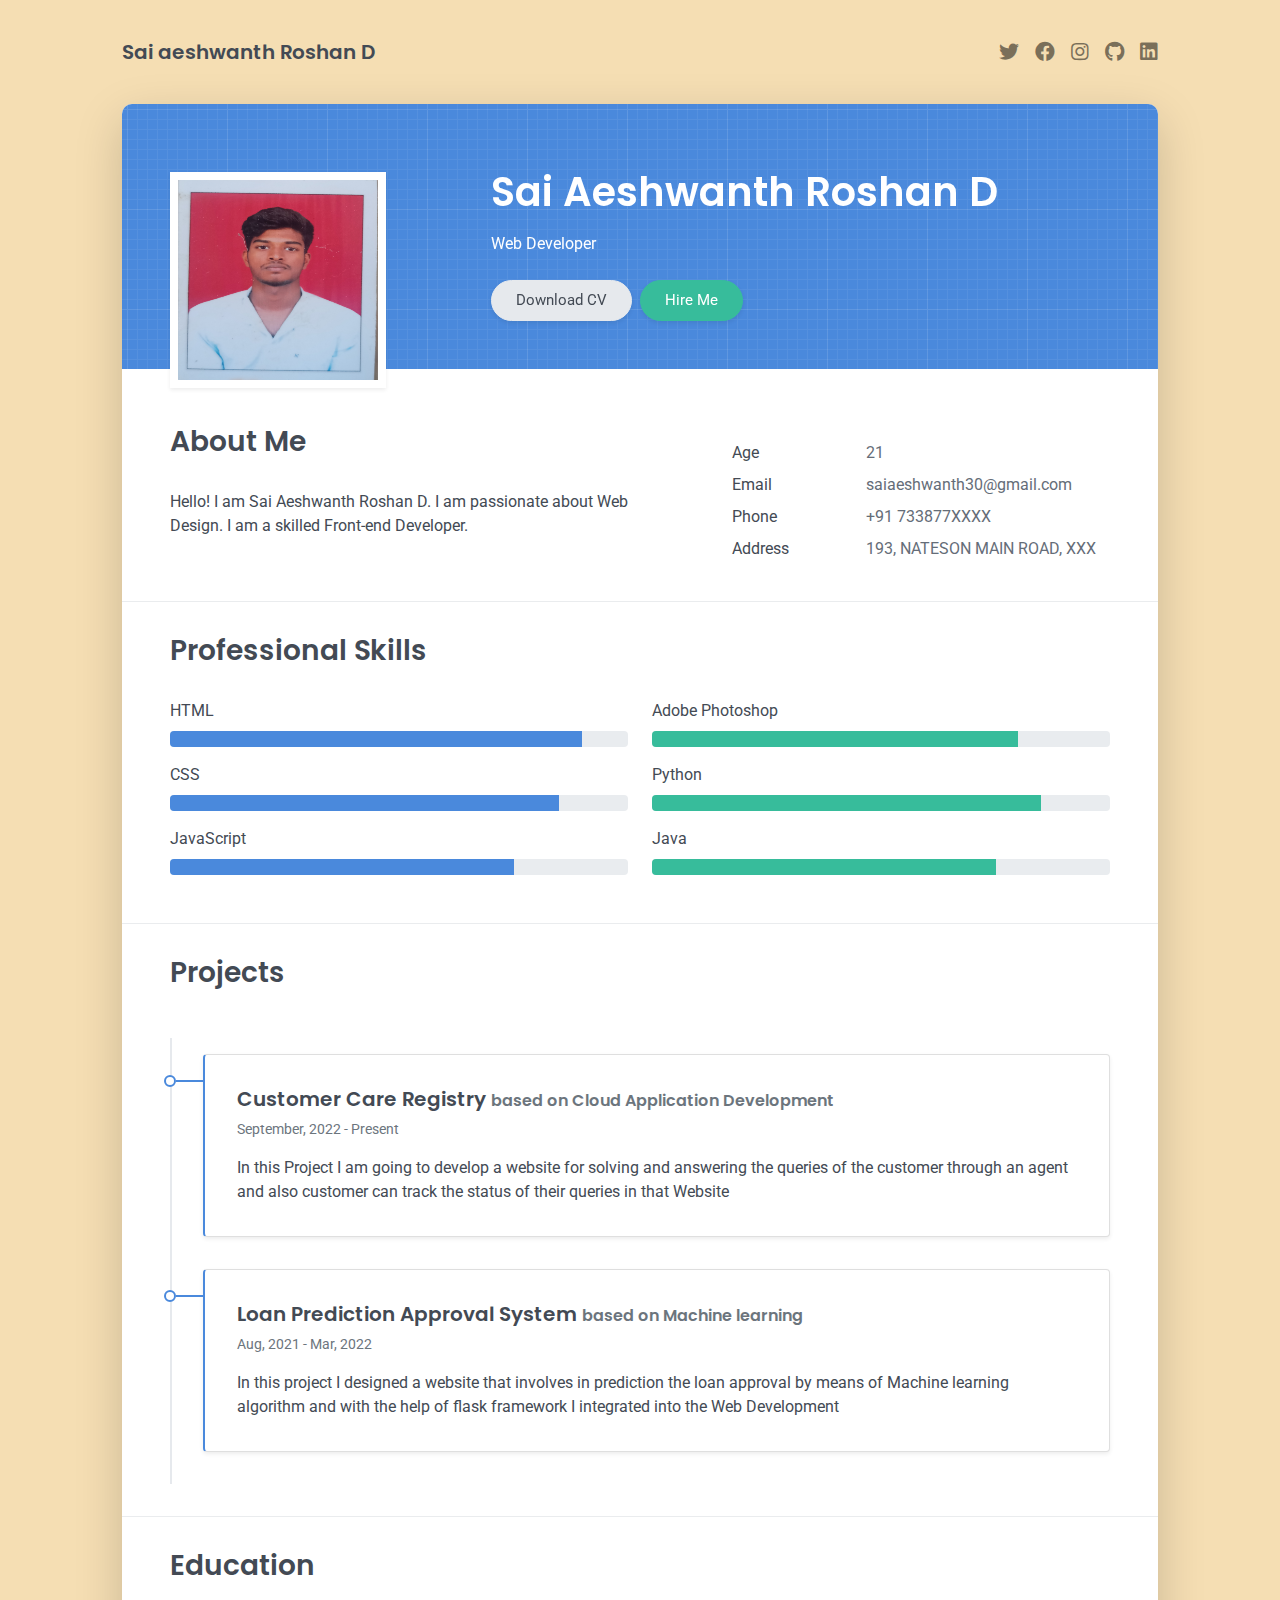
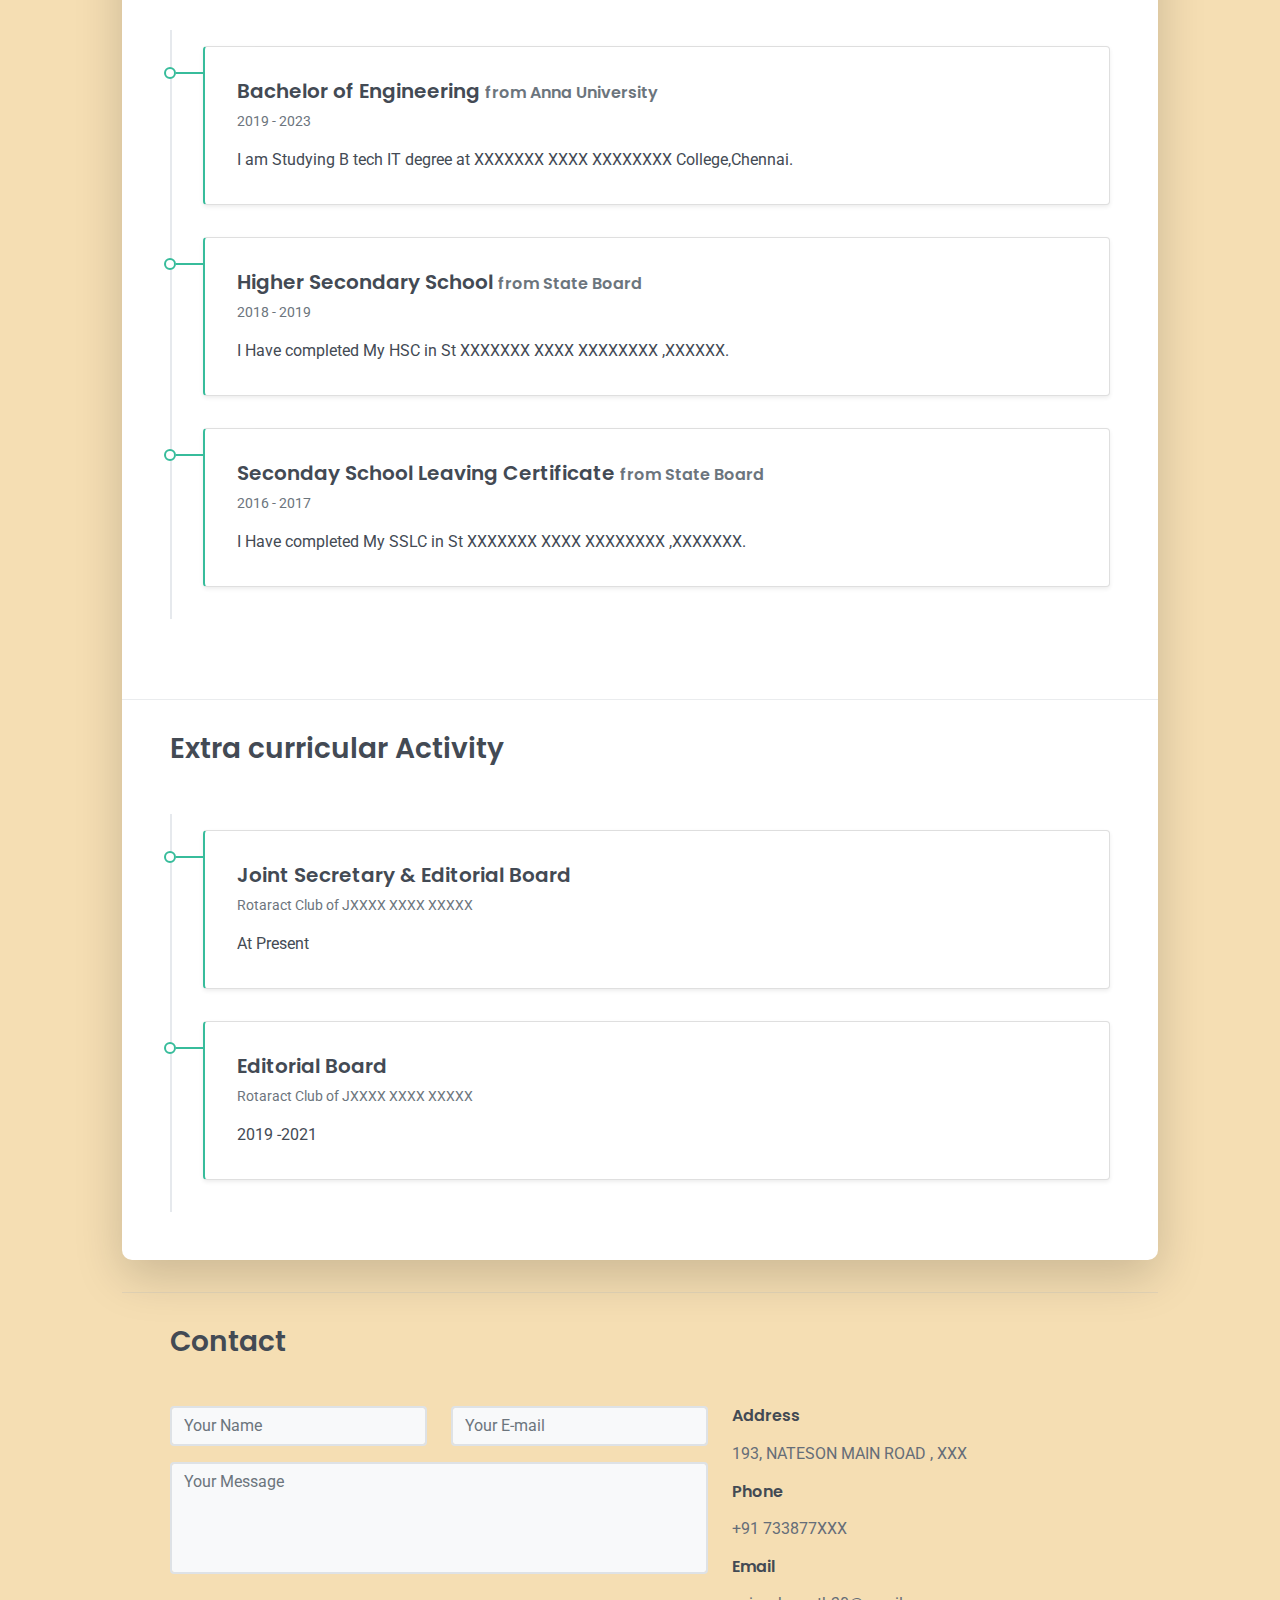
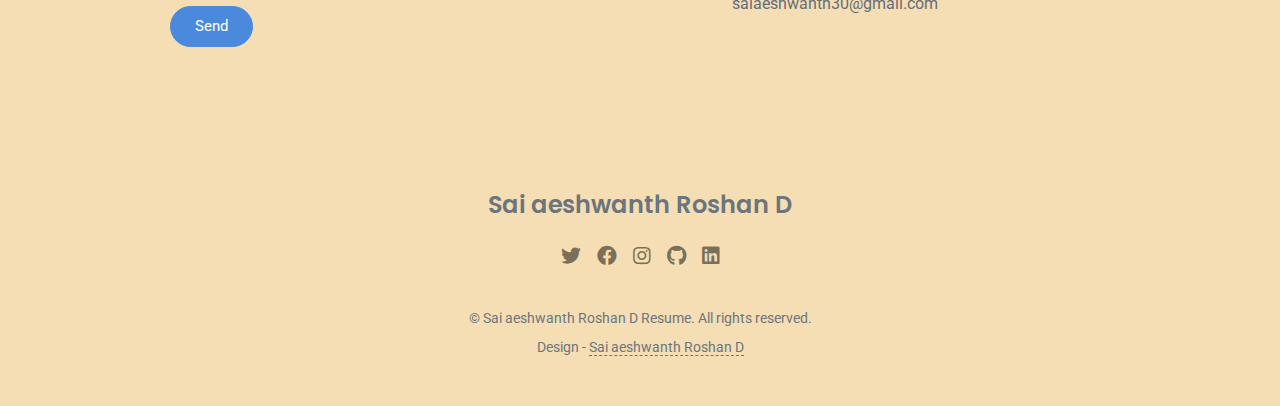
<file: Assignment/Team Lead/Assignment_1/index.roshan.html>
<!DOCTYPE html>
<html lang="en-US">

  <head>
    <meta charset="UTF-8">
    <meta http-equiv="X-UA-Compatible" content="IE=edge">
    <meta name="viewport" content="width=device-width, initial-scale=1">
    <title>Sai AeshwanthRoshan D</title>
    <link rel="preconnect" href="https://fonts.gstatic.com" crossorigin="crossorigin"/>
    <link rel="preload" as="style" href="https://fonts.googleapis.com/css2?family=Poppins:wght@600&amp;family=Roboto:wght@300;400;500;700&amp;display=swap"/>
    <link rel="stylesheet" href="https://fonts.googleapis.com/css2?family=Poppins:wght@600&amp;family=Roboto:wght@300;400;500;700&amp;display=swap" media="print" onload="this.media='all'"/>
    <noscript>
      <link rel="stylesheet" href="https://fonts.googleapis.com/css2?family=Poppins:wght@600&amp;family=Roboto:wght@300;400;500;700&amp;display=swap"/>
    </noscript>
    <link href="css/font-awesome/css/all.min.css?ver=1.2.0" rel="stylesheet">
    <link href="css/bootstrap.min.css?ver=1.2.0" rel="stylesheet">
    <link href="css/aos.css?ver=1.2.0" rel="stylesheet">
    <link href="css/main.css?ver=1.2.0" rel="stylesheet">
    <noscript>
      <style type="text/css">
        [data-aos] {
            opacity: 1 !important;
            transform: translate(0) scale(1) !important;
        }
        back
      </style>
    </noscript>
  </head>
  <body id="top">
    <header class="d-print-none">
      <div class="container text-center text-lg-left">
        <div class="py-3 clearfix">
          <h1 class="site-title mb-0">Sai aeshwanth Roshan D</h1>
          <div class="site-nav">
            <nav role="navigation">
              <ul class="nav justify-content-center">
                <li class="nav-item"><a class="nav-link" href="https://twitter.com/" title="Twitter"><i class="fab fa-twitter"></i><span class="menu-title sr-only">Twitter</span></a>
                </li>
                <li class="nav-item"><a class="nav-link" href="https://www.facebook.com/" title="Facebook"><i class="fab fa-facebook"></i><span class="menu-title sr-only">Facebook</span></a>
                </li>
                <li class="nav-item"><a class="nav-link" href="https://www.instagram.com/" title="Instagram"><i class="fab fa-instagram"></i><span class="menu-title sr-only">Instagram</span></a>
                </li>
                <li class="nav-item"><a class="nav-link" href="https://github.com/" title="Github"><i class="fab fa-github"></i><span class="menu-title sr-only">Github</span></a>
                </li>
                <li class="nav-item"><a class="nav-link" href="https://in.linkedin.com/" title="Linkedin"><i class="fab fa-linkedin"></i><span class="menu-title sr-only">Linkedin</span></a>
                </li>
              </ul>
            </nav>
          </div>
        </div>
      </div>
    </header>
    <div class="page-content">
      <div class="container">
<div class="cover shadow-lg bg-white">
  <div class="cover-bg p-3 p-lg-4 text-white">
    <div class="row">
      <div class="col-lg-4 col-md-5">
        <div class="avatar hover-effect bg-white shadow-sm p-1"><img src="images/roshan.png.jpg" width="200" height="200"/></div>
      </div>
      <div class="col-lg-8 col-md-7 text-center text-md-start">
        <h2 class="h1 mt-2" data-aos="fade-left" data-aos-delay="0">Sai Aeshwanth Roshan D </h2>
        <p data-aos="fade-left" data-aos-delay="100">Web Developer</p>
        <div class="d-print-none" data-aos="fade-left" data-aos-delay="200"><a class="btn btn-light text-dark shadow-sm mt-1 me-1" href="Rajkiran-resume.pdf" target="_blank">Download CV</a><a class="btn btn-success shadow-sm mt-1" href="#contact">Hire Me</a></div>
      </div>
    </div>
  </div>
  <div class="about-section pt-4 px-3 px-lg-4 mt-1">
    <div class="row">
      <div class="col-md-6">
        <h2 class="h3 mb-3">About Me</h2>
        <p>Hello! I am Sai Aeshwanth Roshan D. I am passionate about Web Design. I am a skilled Front-end Developer.</p>
      </div>
      <div class="col-md-5 offset-md-1">
        <div class="row mt-2">
          <div class="col-sm-4">
            <div class="pb-1">Age</div>
          </div>
          <div class="col-sm-8">
            <div class="pb-1 text-secondary">21</div>
          </div>
          <div class="col-sm-4">
            <div class="pb-1">Email</div>
          </div>
          <div class="col-sm-8">
            <div class="pb-1 text-secondary">saiaeshwanth30@gmail.com</div>
          </div>
          <div class="col-sm-4">
            <div class="pb-1">Phone</div>
          </div>
          <div class="col-sm-8">
            <div class="pb-1 text-secondary">+91 733877XXXX</div>
          </div>
          <div class="col-sm-4">
            <div class="pb-1">Address</div>
          </div>
          <div class="col-sm-8">
            <div class="pb-1 text-secondary">193, NATESON MAIN ROAD, XXX</div>
          </div>
        </div>
      </div>
    </div>
  </div>
  <hr class="d-print-none"/>
  <div class="skills-section px-3 px-lg-4">
    <h2 class="h3 mb-3">Professional Skills</h2>
    <div class="row">
      <div class="col-md-6">
        <div class="mb-2"><span>HTML</span>
          <div class="progress my-1">
            <div class="progress-bar bg-primary" role="progressbar" data-aos="zoom-in-right" data-aos-delay="100" data-aos-anchor=".skills-section" style="width: 90%" aria-valuenow="90" aria-valuemin="0" aria-valuemax="100"></div>
          </div>
        </div>
        <div class="mb-2"><span>CSS</span>
          <div class="progress my-1">
            <div class="progress-bar bg-primary" role="progressbar" data-aos="zoom-in-right" data-aos-delay="200" data-aos-anchor=".skills-section" style="width: 85%" aria-valuenow="85" aria-valuemin="0" aria-valuemax="100"></div>
          </div>
        </div>
        <div class="mb-2"><span>JavaScript</span>
          <div class="progress my-1">
            <div class="progress-bar bg-primary" role="progressbar" data-aos="zoom-in-right" data-aos-delay="300" data-aos-anchor=".skills-section" style="width: 75%" aria-valuenow="65" aria-valuemin="0" aria-valuemax="100"></div>
          </div>
        </div>
      </div>
      <div class="col-md-6">
        <div class="mb-2"><span>Adobe Photoshop</span>
          <div class="progress my-1">
            <div class="progress-bar bg-success" role="progressbar" data-aos="zoom-in-right" data-aos-delay="400" data-aos-anchor=".skills-section" style="width: 80%" aria-valuenow="90" aria-valuemin="0" aria-valuemax="100"></div>
          </div>
        </div>
        <div class="mb-2"><span>Python</span>
          <div class="progress my-1">
            <div class="progress-bar bg-success" role="progressbar" data-aos="zoom-in-right" data-aos-delay="500" data-aos-anchor=".skills-section" style="width: 85%" aria-valuenow="85" aria-valuemin="0" aria-valuemax="100"></div>
          </div>
        </div>
        <div class="mb-2"><span>Java</span>
          <div class="progress my-1">
            <div class="progress-bar bg-success" role="progressbar" data-aos="zoom-in-right" data-aos-delay="600" data-aos-anchor=".skills-section" style="width: 75%" aria-valuenow="65" aria-valuemin="0" aria-valuemax="100"></div>
          </div>
        </div>
      </div>
    </div>
  </div>
  <hr class="d-print-none"/>
  <div class="work-experience-section px-3 px-lg-4">
    <h2 class="h3 mb-4">Projects</h2>
    <div class="timeline">
      <div class="timeline-card timeline-card-primary card shadow-sm">
        <div class="card-body">
          <div class="h5 mb-1">Customer Care Registry <span class="text-muted h6">based on Cloud Application Development</span></div>
          <div class="text-muted text-small mb-2">September, 2022 - Present</div>
          <div>In this Project I am going to develop a website for solving and answering the queries of the customer through an agent and also customer can track the status of their queries in that Website</div>
        </div>
      </div>
      <div class="timeline-card timeline-card-primary card shadow-sm">
        <div class="card-body">
          <div class="h5 mb-1">Loan Prediction Approval System <span class="text-muted h6"> based on Machine learning </span></div>
          <div class="text-muted text-small mb-2">Aug, 2021 - Mar, 2022</div>
          <div>In this project I designed a website that involves in prediction the loan approval by means of Machine learning algorithm and with the help of flask framework I integrated into the Web Development</div>
        </div>
      </div>
    </div>
  </div>
  <hr class="d-print-none"/>
  <div class="page-break"></div>
  <div class="education-section px-3 px-lg-4 pb-4">
    <h2 class="h3 mb-4">Education</h2>
    <div class="timeline">
      <div class="timeline-card timeline-card-success card shadow-sm">
        <div class="card-body">
          <div class="h5 mb-1">Bachelor of Engineering <span class="text-muted h6">from Anna University</span></div>
          <div class="text-muted text-small mb-2">2019 - 2023</div>
          <div>I am Studying B tech IT degree at XXXXXXX XXXX XXXXXXXX College,Chennai.</div>
        </div>
      </div>
      <div class="timeline-card timeline-card-success card shadow-sm">
        <div class="card-body">
          <div class="h5 mb-1">Higher Secondary School <span class="text-muted h6">from State Board</span></div>
          <div class="text-muted text-small mb-2">2018 - 2019</div>
          <div>I Have completed My HSC in St XXXXXXX XXXX XXXXXXXX ,XXXXXX.</div>
        </div>
      </div>
      <div class="timeline-card timeline-card-success card shadow-sm">
        <div class="card-body">
          <div class="h5 mb-1">Seconday School Leaving Certificate <span class="text-muted h6">from State Board</span></div>
          <div class="text-muted text-small mb-2">2016 - 2017</div>
          <div>I Have completed My SSLC in St XXXXXXX XXXX XXXXXXXX ,XXXXXXX.</div>
        </div>
      </div>
    </div>
  </div>

  <hr class="d-print-none"/>
  <div class="page-break"></div>
  <div class="extra curricular activities px-3 px-lg-4 pb-4">
    <h2 class="h3 mb-4">Extra curricular Activity</h2>
    <div class="timeline">
      <div class="timeline-card timeline-card-success card shadow-sm">
        <div class="card-body">
          <div class="h5 mb-1">Joint Secretary & Editorial Board </div>
          <div class="text-muted text-small mb-2">Rotaract Club of JXXXX XXXX XXXXX</div>
          <div>At Present</div>
        </div>
      </div>
      <div class="timeline-card timeline-card-success card shadow-sm">
        <div class="card-body">
          <div class="h5 mb-1"> Editorial Board</div>
          <div class="text-muted text-small mb-2">Rotaract Club of JXXXX XXXX XXXXX</div>
          <div>2019 -2021</div>
        </div>
      </div>
      </div>
    </div>
  </div>


  <hr class="d-print-none"/>
  <div class="contant-section px-3 px-lg-4 pb-4" id="contact">
    <h2 class="h3 text mb-3">Contact</h2>
    <div class="row">
      <div class="col-md-7 d-print-none">
        <div class="my-2"><form action="https://formspree.io/your@email.com"
    method="POST">
  <div class="row">
    <div class="col-6">
      <input class="form-control" type="text" id="name" name="name" placeholder="Your Name" required>
    </div>
    <div class="col-6">
      <input class="form-control" type="email" id="email" name="_replyto" placeholder="Your E-mail" required>
    </div>
  </div>
  <div class="form-group my-2">
    <textarea class="form-control" style="resize: none;" id="message" name="message" rows="4"  placeholder="Your Message" required></textarea>
  </div>
  <button class="btn btn-primary mt-2" type="submit">Send</button>
</form>
        </div>
      </div>
      <div class="col">
        <div class="mt-2">
          <h3 class="h6">Address</h3>
          <div class="pb-2 text-secondary">193, NATESON MAIN ROAD , XXX </div>
          <h3 class="h6">Phone</h3>
          <div class="pb-2 text-secondary">+91 733877XXX</div>
          <h3 class="h6">Email</h3>
          <div class="pb-2 text-secondary">saiaeshwanth30@gmail.com</div>
        </div>
      </div>
  
  </div>
</div></div>
    </div>
    <div class="col d-none d-print-block">
      <div class="mt-2">
        <div>
          <div class="mb-2">
            <div class="text-dark"><i class="fab fa-twitter mr-1"></i><span>https://twitter.com/</span>
            </div>
          </div>
          <div class="mb-2">
            <div class="text-dark"><i class="fab fa-facebook mr-1"></i><span>https://www.facebook.com/</span>
            </div>
          </div>
          <div class="mb-2">
            <div class="text-dark"><i class="fab fa-instagram mr-1"></i><span>https://www.instagram.com/</span>
            </div>
          </div>
          <div class="mb-2">
            <div class="text-dark"><i class="fab fa-github mr-1"></i><span>https://github.com/</span>
            </div>
            
            <div class="mb-2">
              <div class="text-dark"><i class="fab fa-linkedin mr-1"></i><span>https://in.linkedin.com/</span>
              </div>
          </div>
        </div>
      </div>
    </div>
  </div>
    
    <footer class="pt-4 pb-4 text-muted text-center d-print-none">
      <div class="container">
        <div class="my-3">
          <div class="h4">Sai aeshwanth Roshan D</div>
          <div class="footer-nav">
            <nav role="navigation">
              <ul class="nav justify-content-center">
                <li class="nav-item"><a class="nav-link" href="https://twitter.com/" title="Twitter"><i class="fab fa-twitter"></i><span class="menu-title sr-only">Twitter</span></a>
                </li>
                <li class="nav-item"><a class="nav-link" href="https://www.facebook.com/" title="Facebook"><i class="fab fa-facebook"></i><span class="menu-title sr-only">Facebook</span></a>
                </li>
                <li class="nav-item"><a class="nav-link" href="https://www.instagram.com" title="Instagram"><i class="fab fa-instagram"></i><span class="menu-title sr-only">Instagram</span></a>
                </li>
                <li class="nav-item"><a class="nav-link" href="https://github.com/" title="Github"><i class="fab fa-github"></i><span class="menu-title sr-only">Github</span></a>
                </li>
                <li class="nav-item"><a class="nav-link" href="https://in.linkedin.com/" title="Linkedin"><i class="fab fa-linkedin"></i><span class="menu-title sr-only">Linkedin</span></a>
                </li>
              </ul>
            </nav>
          </div>
        </div>
        <div class="text-small">
          <div class="mb-1">&copy; Sai aeshwanth Roshan D Resume. All rights reserved.</div>
          <div>Design - <a href="#" target="_blank">Sai aeshwanth Roshan D</a></div>
        </div>
      </div>
    </footer>
    <script src="scripts/bootstrap.bundle.min.js?ver=1.2.0"></script>
    <script src="scripts/aos.js?ver=1.2.0"></script>
    <script src="scripts/main.js?ver=1.2.0"></script>
  </body>
</html>
</file>
<file: Assignment/Team Lead/Assignment_1/css/main.css>
/* Buttons */
/* Inputs */
/* Timeline custom component */
body {
  background-color:wheat;
}

.timeline {
  border-left: 2px solid #E6E9ED;
  padding: 1rem 0; }

.timeline-card {
  position: relative;
  margin-left: 31px;
  border-left: 2px solid;
  margin-bottom: 2rem; }

.timeline-card:last-child {
  margin-bottom: 1rem; }

.timeline-card:before {
  content: '';
  display: inline-block;
  position: absolute;
  background-color: #fff;
  border-radius: 10px;
  width: 12px;
  height: 12px;
  top: 20px;
  left: -41px;
  border: 2px solid;
  z-index: 2; }

.timeline-card:after {
  content: '';
  display: inline-block;
  position: absolute;
  background-color: currentColor;
  width: 29px;
  height: 2px;
  top: 25px;
  left: -29px;
  z-index: 1; }

.timeline-card-primary {
  border-left-color: #4A89DC; }

.timeline-card-primary:before {
  border-color: #4A89DC; }

.timeline-card-primary:after {
  background-color: #4A89DC; }

.timeline-card-success {
  border-left-color: #37BC9B; }

.timeline-card-success:before {
  border-color: #37BC9B; }

.timeline-card-success:after {
  background-color: #37BC9B; }

html {
  scroll-behavior: smooth; }

.site-title {
  font-size: 1.25rem;
  line-height: 2.5rem; }

.nav-link {
  padding: 0;
  font-size: 1.25rem;
  line-height: 2.5rem;
  color: rgba(0, 0, 0, 0.5); }

.nav-link:hover,
.nav-link:focus,
.active .nav-link {
  color: rgba(0, 0, 0, 0.8); }

.nav-item + .nav-item {
  margin-left: 1rem; }

.cover {
  border-radius: 10px; }

.cover-bg {
  background-color: #4A89DC;
  background-image: url("data:image/svg+xml,%3Csvg xmlns='http://www.w3.org/2000/svg' width='100' height='100' viewBox='0 0 100 100'%3E%3Cg fill-rule='evenodd'%3E%3Cg fill='%23ffffff' fill-opacity='0.12'%3E%3Cpath opacity='.5' d='M96 [base64] 0v-9h-9v9h9zm-10 0v-9h-9v9h9zm-10 0v-9h-9v9h9zm-10 0v-9h-9v9h9zm-10 0v-9h-9v9h9zm-10 0v-9h-9v9h9zm-10 0v-9h-9v9h9zm-10 0v-9h-9v9h9zm-9-10h9v-9h-9v9zm10 0h9v-9h-9v9zm10 0h9v-9h-9v9zm10 0h9v-9h-9v9zm10 0h9v-9h-9v9zm10 0h9v-9h-9v9zm10 0h9v-9h-9v9zm10 0h9v-9h-9v9zm9-10v-9h-9v9h9zm-10 0v-9h-9v9h9zm-10 0v-9h-9v9h9zm-10 0v-9h-9v9h9zm-10 0v-9h-9v9h9zm-10 0v-9h-9v9h9zm-10 0v-9h-9v9h9zm-10 0v-9h-9v9h9zm-9-10h9v-9h-9v9zm10 0h9v-9h-9v9zm10 0h9v-9h-9v9zm10 0h9v-9h-9v9zm10 0h9v-9h-9v9zm10 0h9v-9h-9v9zm10 0h9v-9h-9v9zm10 0h9v-9h-9v9zm9-10v-9h-9v9h9zm-10 0v-9h-9v9h9zm-10 0v-9h-9v9h9zm-10 0v-9h-9v9h9zm-10 0v-9h-9v9h9zm-10 0v-9h-9v9h9zm-10 0v-9h-9v9h9zm-10 0v-9h-9v9h9zm-9-10h9v-9h-9v9zm10 0h9v-9h-9v9zm10 0h9v-9h-9v9zm10 0h9v-9h-9v9zm10 0h9v-9h-9v9zm10 0h9v-9h-9v9zm10 0h9v-9h-9v9zm10 0h9v-9h-9v9zm9-10v-9h-9v9h9zm-10 0v-9h-9v9h9zm-10 0v-9h-9v9h9zm-10 0v-9h-9v9h9zm-10 0v-9h-9v9h9zm-10 0v-9h-9v9h9zm-10 0v-9h-9v9h9zm-10 0v-9h-9v9h9zm-9-10h9v-9h-9v9zm10 0h9v-9h-9v9zm10 0h9v-9h-9v9zm10 0h9v-9h-9v9zm10 0h9v-9h-9v9zm10 0h9v-9h-9v9zm10 0h9v-9h-9v9zm10 0h9v-9h-9v9z'/%3E%3Cpath d='M6 5V0H5v5H0v1h5v94h1V6h94V5H6z'/%3E%3C/g%3E%3C/g%3E%3C/svg%3E");
  border-radius: 10px 10px 0 0; }

.avatar {
  max-width: 216px;
  max-height: 216px;
  margin-top: 20px;
  text-align: center;
  margin-left: auto;
  margin-right: auto; }
/*
.avatar img {
  Safari 6.0 - 9.0 
  filter: grayscale(100%); 
}*/

footer a:not(.nav-link) {
  color: inherit;
  border-bottom: 1px dashed;
  text-decoration: none;
  cursor: pointer; }

@media (min-width: 48em) {
  .site-title {
    float: left; }
  .site-nav {
    float: right; }
  .avatar {
    margin-bottom: -80px;
    margin-left: 0; } }

@media print {
  body {
    background-color: #fff; }
  .container {
    width: auto;
    max-width: 100%;
    padding: 0; }
  .cover, .cover-bg {
    border-radius: 0; }
  .cover.shadow-lg {
    box-shadow: none !important; }
  .cover-bg {
    padding: 5rem !important;
    padding-bottom: 10px !important; }
  .avatar {
    margin-top: -10px; }
  .about-section {
    padding: 6.5rem 5rem 2rem !important; }
  .skills-section,
  .work-experience-section,
  .education-section,
  .contant-section {
    padding: 1.5rem 5rem 2rem !important; }
  .page-break {
    padding-top: 5rem;
    page-break-before: always; } }
</file>
